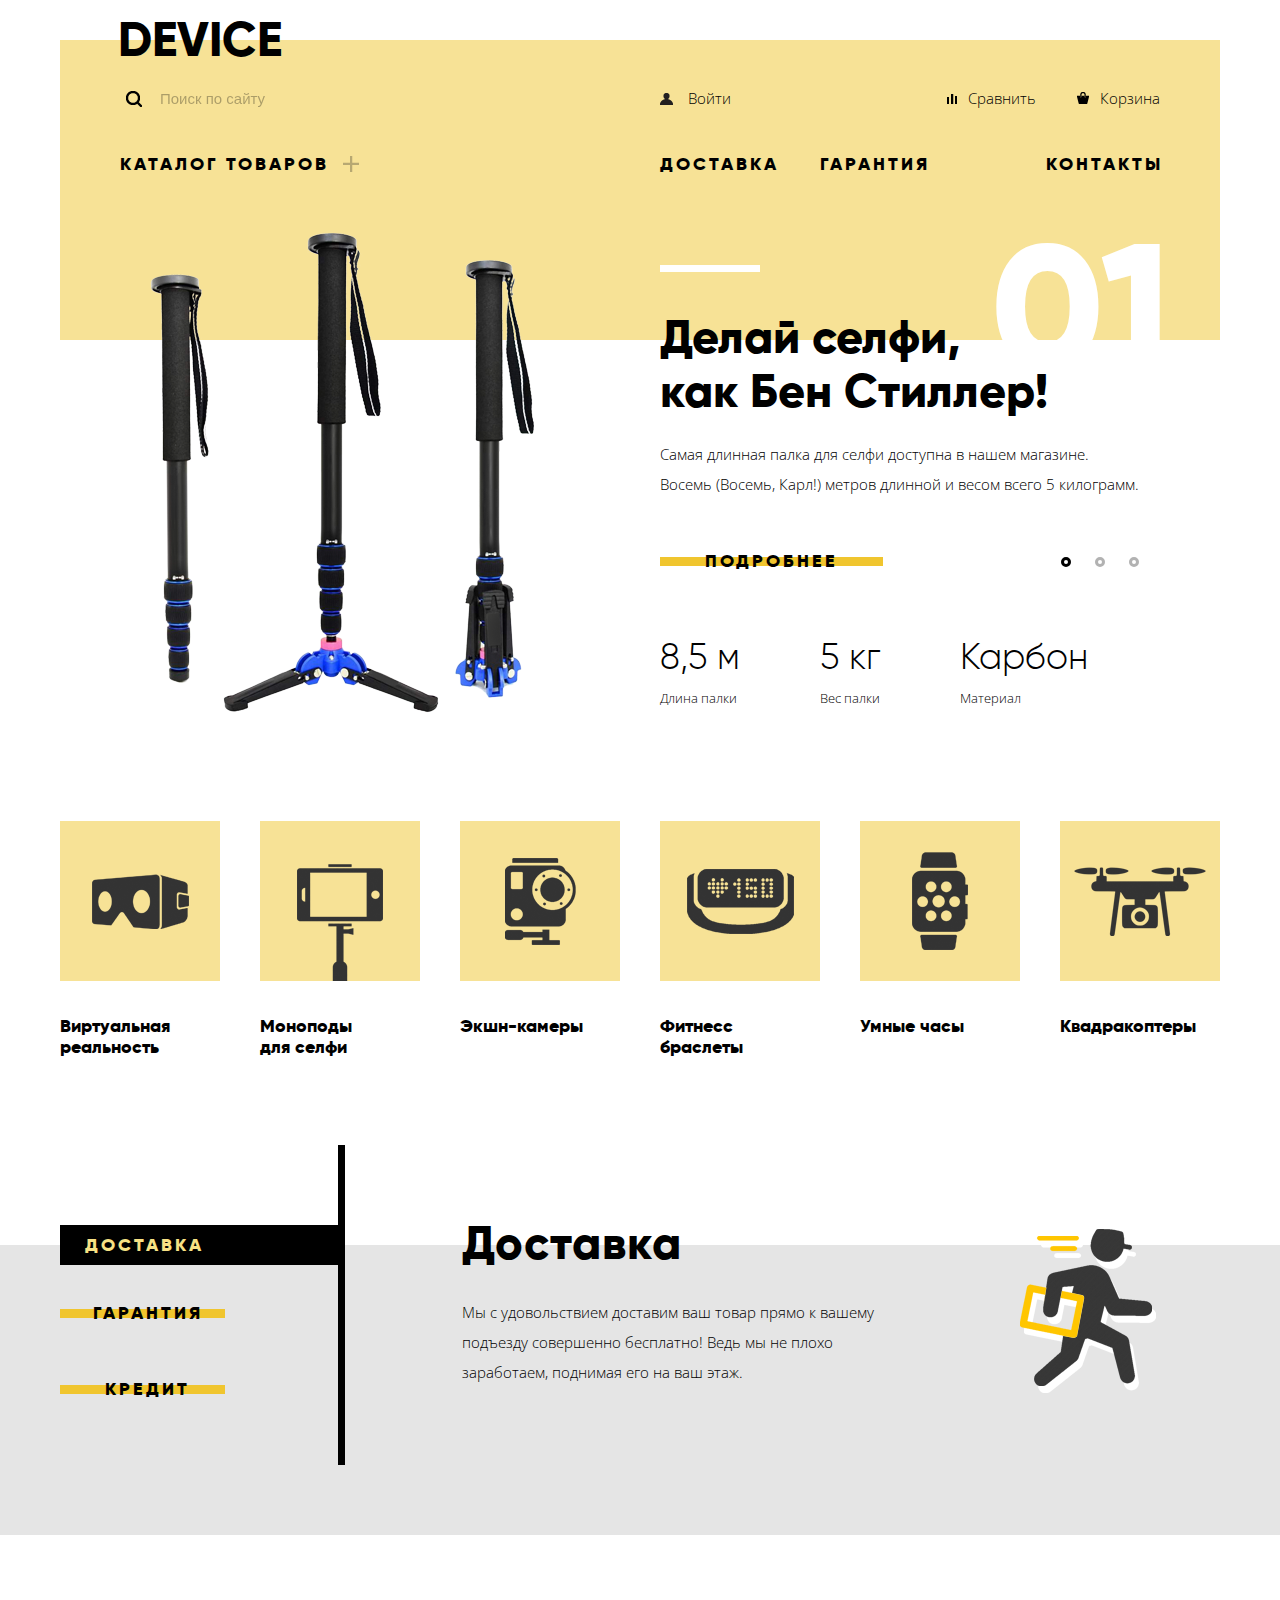
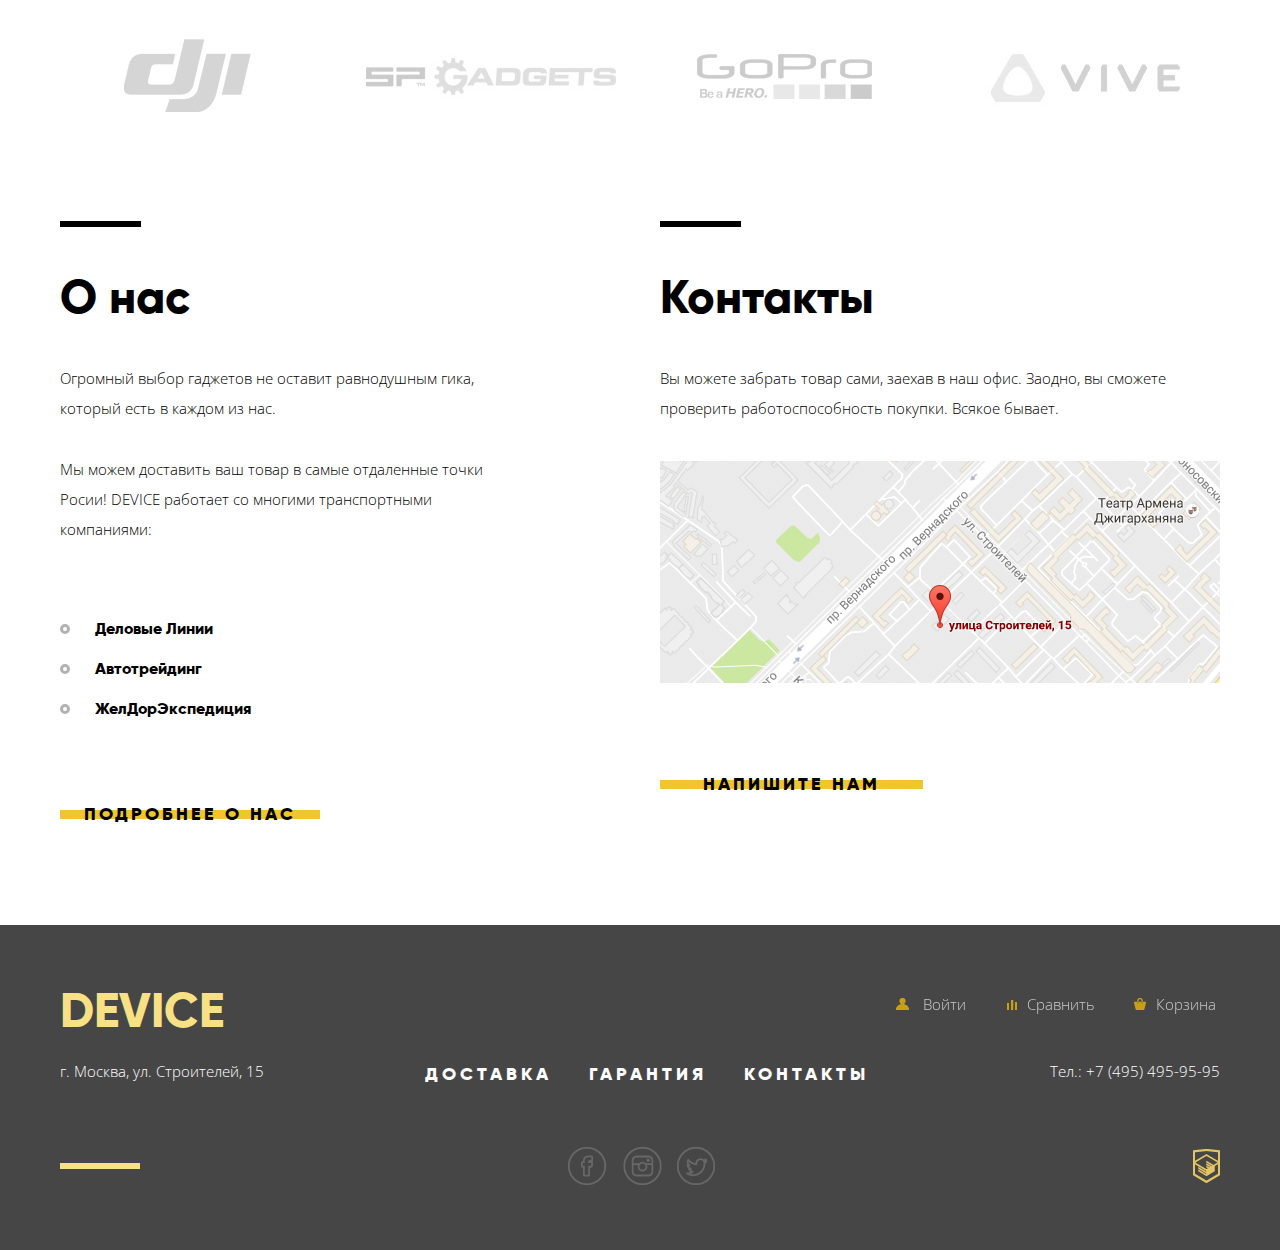
<file: index.html>
<!DOCTYPE html>
<html lang="ru">
<head>
	<meta charset="UTF-8">
	<title>HTML Academy: Девайс</title>
	<link rel="stylesheet" href="css/normalize.css">
	<link href="https://fonts.googleapis.com/css?family=Open+Sans:300" rel="stylesheet">
	<link rel="stylesheet" href="css/style.min.css">	
</head>
<body>
	<header class="page-header">
		<div class="header-container">
			<div class="site-logo">DEVICE</div>
			<div class="user-interactive">
				<div class="header__left-side">
					<form class="search-form" action="#" method="post">
						<input class="site-search" type="text" placeholder="Поиск по сайту">
						<button type="submit" class="search-btn">Найти</button>
					</form>
				</div>
				<div class="header__rigth-side">
					<div class="user-block">
			            <a class="login" href="#">Войти</a>
			        </div>
			        <div class="user-addition">
			        	<a class="compare" href="#">Сравнить</a>
			        	<a class="cart" href="#">Корзина</a>
			        </div>
				</div>
			</div>
			<nav class="user-navigation">
				<div class="header__left-side">
					<a class="nav__catalog" href="catalog.html">Каталог товаров</a>
					<div class="sub-menu">
						<ul class="sub-menu__list">
							<li class="sub-menu__item">
								<a class="sub-menu__link" href="#">Виртуальная реальность</a>
							</li>
							<li class="sub-menu__item">
								<a class="sub-menu__link" href="#">Моноподы для селфи</a>
							</li>
							<li class="sub-menu__item">
								<a class="sub-menu__link" href="#">Экшн-камеры</a>
							</li>
						</ul>
						<ul class="sub-menu__list">
							<li class="sub-menu__item">
								<a class="sub-menu__link" href="#">Фитнесс-браслеты</a>
							</li>
							<li class="sub-menu__item">
								<a class="sub-menu__link" href="#">Умные часы</a>
							</li>
						</ul>
						<ul class="sub-menu__list">
							<li class="sub-menu__item">
								<a class="sub-menu__link" href="#">Квадрактоптеры</a>
							</li>
						</ul>
					</div>
				</div>
				<div class="header__rigth-side">
					<div class="user-navigation__left">
						<a class="nav__delivery" href="#">Доставка</a>
						<a class="nav__promise" href="#">Гарантия</a>
					</div>
					<div class="user-navigation__right">
						<a class="nav__contacts" href="#">Контакты</a>
					</div>
				</div>
			</nav>
			

			<div class="header-slider">
					<input type="radio" id="btn-1" class="btn-1" name="slider-toggle" checked>
	                <input type="radio" id="btn-2" class="btn-2" name="slider-toggle">
	                <input type="radio" id="btn-3" class="btn-3" name="slider-toggle">
	                <div class="slider-controls">
	                    <label for="btn-1"></label>
	                    <label for="btn-2"></label>
	                    <label for="btn-3"></label>
	                </div>
	                	<div class="slides"> 
	         				<div class="slide">
								<div class="slider-text">
										<p class="slider__slogan">Делай селфи, <br> как Бен Стиллер!</p>
										<p class="slider__description">Самая длинная палка для селфи доступна в нашем магазине. <br> Восемь (Восемь, Карл!) метров длинной и весом всего 5 килограмм.</p>
										<a href="#" class="btn slider-btn">Подробнее</a>
										<div class="slider__item-stats">
											<div class="item-stat">
												<b>8,5 м</b>
												<span>Длина палки</span>
											</div>
											<div class="item-stat">
												<b>5 кг</b>
												<span>Вес палки</span>
											</div>
											<div class="item-stat">
												<b>Карбон</b>
												<span>Материал</span>
											</div>
										</div>
								</div>
							</div>

							<div class="slide">
								<div class="slider-text">
										<p class="slider__slogan">Худеем <br> правильно!</p>
										<p class="slider__description">Мотивирующие фитнес-браслеты помогут найти в себе силы <br> не пропускать занятия и соблюдать диету.</p>
										<a href="#" class="btn slider-btn">Подробнее</a>
										<div class="slider__item-stats">
											<div class="item-stat">
												<b>48 часов</b>
												<span>Без подзарядки</span>
											</div>
										</div>
								</div>
							</div>

							<div class="slide">
								<div class="slider-text">
										<p class="slider__slogan">Порхает как бабочка, жалит как пчела!</p>
										<p class="slider__description">Этот обычный, на первый взгляд, квадрокоптер оснащен <br> мощным лазером, замаскированным под стандартную камеру.</p>
									<a href="#" class="btn slider-btn">Подробнее</a>
									<div class="slider__item-stats">
											<div class="item-stat">
												<b>800 м</b>
												<span>Длительность полета</span>
											</div>
											<div class="item-stat">
												<b>50 м</b>
												<span>Радиус поражения</span>
											</div>
									</div>
								</div>
							</div>
						</div>
			</div>
		</div>
	</header>

	<main>
		<section class="feauteres container">
			<article class="feauteres__item">
				<a class="feauteres__link feauteres--VR" href="#"></a>
				<h3 class="feauteres__title">Виртуальная реальность</h3>
			</article>
			<article class="feauteres__item">
				<a class="feauteres__link feauteres--Mono-Self" href="#"></a>
				<h3 class="feauteres__title">Моноподы <br> для селфи</h3>
			</article>
			<article class="feauteres__item">
				<a class="feauteres__link feauteres--Action-Cam" href="#"></a>
				<h3 class="feauteres__title">Экшн-камеры</h3>
			</article>
			<article class="feauteres__item">
				<a class="feauteres__link feauteres--fitness" href="#"></a>
				<h3 class="feauteres__title">Фитнесс браслеты</h3>
			</article>
			<article class="feauteres__item">
				<a class="feauteres__link feauteres--smart-watch" href="#"></a>
				<h3 class="feauteres__title">Умные часы</h3>
			</article>
			<article class="feauteres__item">
				<a class="feauteres__link feauteres--quadrocopter" href="#"></a>
				<h3 class="feauteres__title">Квадракоптеры</h3>
			</article>
		</section>

		<div class="container-two-sides">
			<section class="service container">
				<div class="service-slider">
						<input type="radio" id="service-btn-1" class="service-btn-1" name="service-toggle" checked>
			            <input type="radio" id="service-btn-2" class="service-btn-2" name="service-toggle">	
			            <input type="radio" id="service-btn-3" class="service-btn-3" name="service-toggle">	
			        <div class="service-navigation">
			        	<label class="service-select btn" for="service-btn-1">Доставка</label>
						<label class="service-select btn" for="service-btn-2">Гарантия</label>
						<label class="service-select btn" for="service-btn-3">Кредит</label>
					</div>
		            <div class="service-slides"> 
		         				<div class="service-slide">
									<div class="service-slider-text">
											<p class="service-slider__slogan">Доставка</p>
											<p class="service-slider__description">Мы с удовольствием доставим ваш товар прямо к вашему <br> подъезду совершенно бесплатно! Ведь мы не плохо <br> заработаем, поднимая его на ваш этаж.</p>
									</div>
								</div>

								<div class="service-slide">
									<div class="service-slider-text">
											<p class="service-slider__slogan">Гарантия</p>
											<p class="service-slider__description">Если из-за возгарания купленного у нас товара у вас сгорит <br> дом - не переживайте, мы выдадим вам новый.<br>Товар, не дом, конечно же.</p>
									</div>
								</div>

								<div class="service-slide">
									<div class="service-slider-text">
											<p class="service-slider__slogan">Кредит</p>
											<p class="service-slider__description">Залезть в долговую яму стало проще! Кредитные <br> консультанты подберут для вас наиболее выгодные <br> условия кредита. Выгодные для нашего банка, разумеется.</p>
									</div>
								</div>
					</div>
				</div>
			</section>
		</div>

		<section class="partners container">
			<a class="partners__link" href="#">
				<img class="partners__img" src="img/partner1.png" alt="Партнер 1" width="260" height="100">
			</a>
			<a class="partners__link" href="#">
				<img class="partners__img" src="img/partner2.png" alt="Партнер 2" width="260" height="100">
			</a>
			<a class="partners__link" href="#">
				<img class="partners__img" src="img/partner3.png" alt="Партнер 3" width="260" height="100">
			</a>
			<a class="partners__link" href="#">
				<img class="partners__img" src="img/partner4.png" alt="Партнер 4" width="260" height="100">
			</a>
		</section>

		<section class="feedback-info container">
			<div class="about-us">
				<h2 class="feedback__title">О нас</h2>
				<p class="feedback__promo">Огромный выбор гаджетов не оставит равнодушным гика, который есть в каждом из нас.</p>
				<p class="feedback__promo">Мы можем доставить ваш товар в самые отдаленные точки Росии! DEVICE работает со многими транспортными компаниями:</p>
				<ul class="feedback__list">
					<li class="feedback__list-item">Деловые Линии</li>
					<li class="feedback__list-item">Автотрейдинг</li>
					<li class="feedback__list-item">ЖелДорЭкспедиция</li>
				</ul>
				<a href="#" class="btn">Подробнее о нас</a>
			</div>
			<div class="contacts">
				<h2 class="feedback__title">Контакты</h2>
				<p class="feedback__promo">Вы можете забрать товар сами, заехав в наш офис. Заодно, вы сможете проверить работоспособность покупки. Всякое бывает.</p>
				<img class="mini-map" src="img/mini-map.png" alt="Мини-Карта" width="560" height="222">
				<a href="#" class="btn contact-btn">Напишите нам</a>
			</div>
		</section>
	</main>

	<footer class="page-footer">
		<div class="container">
			<div class="footer__row">
				<div><a href="#" class="footer__logo">DEVICE</a></div>
				<div class="footer__user-nav">
					<a class="footer__login" href="#">Войти</a>
					<a class="footer__compare" href="#">Сравнить</a>
					<a class="footer__cart" href="#">Корзина</a>
				</div>
				
			</div>
			<div class="footer__row">
				<div class="adress">г. Москва, ул. Строителей, 15</div>
				<div class="footer-service">
					<a href="#">Доставка</a>
					<a href="#">Гарантия</a>
					<a href="#">Контакты</a>
				</div>
				<div class="phone">Тел.: +7 (495) 495-95-95</div>
			</div>
			<div class="footer__row">
				<div class="empty__footer-left"></div> <!-- создано для сетки -->
				<div class="footer__social">
					<a href="#">Facebook</a>
					<a href="#">Instagram</a>
					<a href="#">Twitter</a>
				</div>
				<a href="#" class="html-academy"></a>
			</div>
		</div>
	</footer>

	<div class="modal-content">
		<button class="modal-content-close" type="button" title="Закрыть">Закрыть</button>
		<form class="feedback-form" action="#" method="get">
			<div class="modal-content-user-info">
				<div class="modal-content-user-name">
					<label for="user-name">Ваше имя:</label>
					<input class="icon-name" type="text" name="user-name" id="user-name" placeholder="Представьтесь, пожалуйста">
				</div>
				<div class="modal-content-user-mail">
					<label for="user-mail">Ваш e-mail:</label>
					<input class="icon-mail" type="email" name="user-mail" id="user-mail" placeholder="Для отправки ответа">
				</div>
			</div>
			<div class="modal-content-user-message">
				<label for="user-text">Текст письма:</label>
				<textarea name="user-text" id="user-text" placeholder="В свободной форме"></textarea>
			</div>
			<button class="btn modal-content-btn" type="submit">Отправить</button>
		</form>
	</div>

	<div class="modal-map">
		<button class="modal-map-close" type="button" title="Закрыть">Закрыть</button>
		<iframe src="https://www.google.com/maps/embed?pb=!1m14!1m8!1m3!1d2249.129940824428!2d37.5292854!3d55.6867286!3m2!1i1024!2i768!4f13.1!3m3!1m2!1s0x46b54cf65f5c8955%3A0x694710ccd55501e!2z0YPQuy4g0KHRgtGA0L7QuNGC0LXQu9C10LksIDE1LCDQnNC-0YHQutCy0LAsIDExOTMxMQ!5e0!3m2!1sru!2sru!4v1487536181102" width="960" height="560" style="border:0" allowfullscreen></iframe>
	</div>

	<script src="js/popup.min.js"></script>
</body>
</html>
</file>
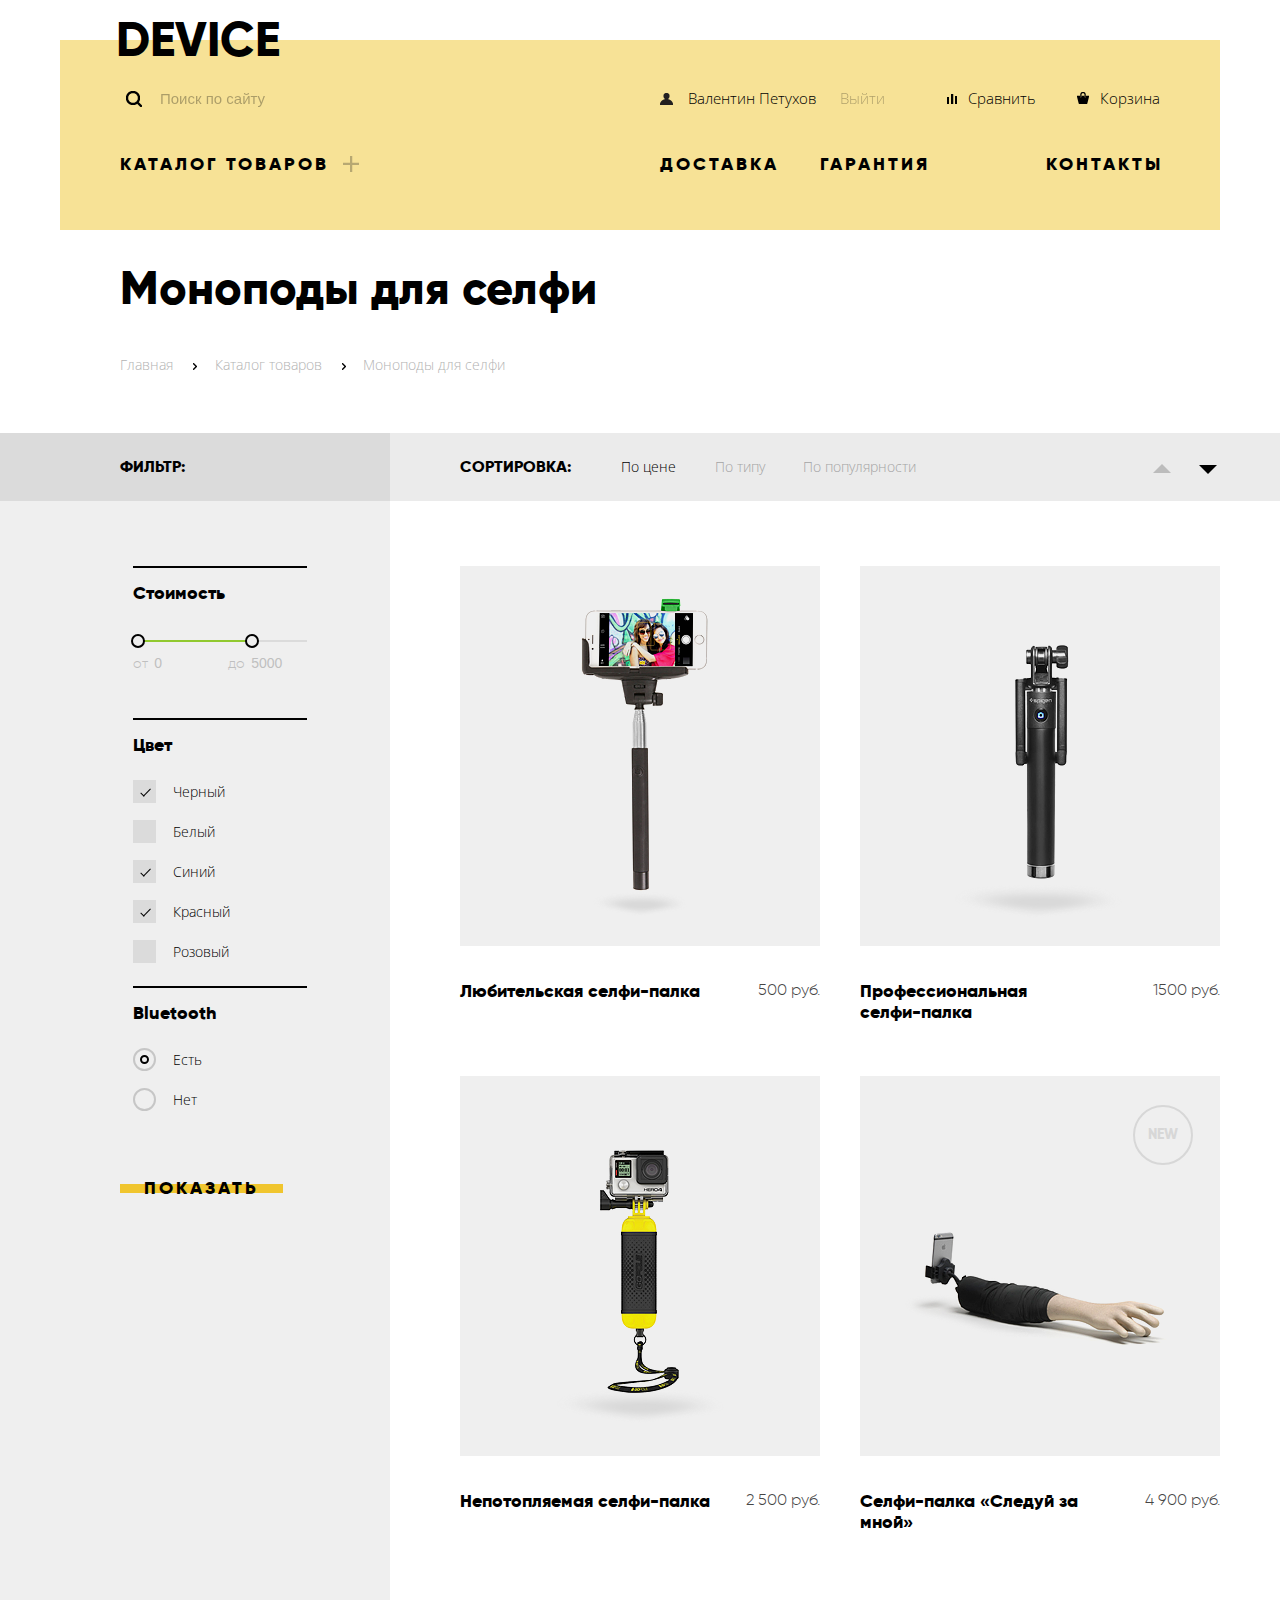
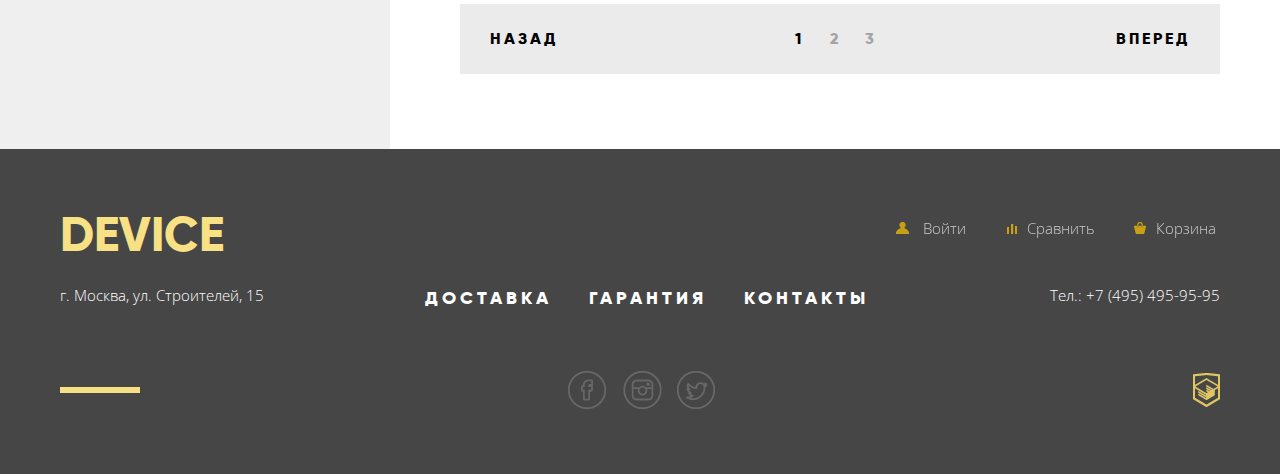
<file: catalog.html>
<!DOCTYPE html>
<html lang="ru">
<head>
	<meta charset="UTF-8">
	<title>HTML Academy: Девайс - Каталог</title>
	<link rel="stylesheet" href="css/normalize.css">
	<link href="https://fonts.googleapis.com/css?family=Open+Sans:300" rel="stylesheet">
	<link rel="stylesheet" href="css/style.min.css">
</head>
<body>
	<header class="page-header">
		<div class="header-container__catalog">
			<div class="site-logo">
				<a class="site-logo" href="index.html">DEVICE</a>
			</div>
			<div class="user-interactive">
				<div class="header__left-side">
					<form class="search-form" action="#" method="post">
						<input class="site-search" type="text" placeholder="Поиск по сайту">
						<button type="submit" class="search-btn">Найти</button>
					</form>
				</div>
				<div class="header__rigth-side">
					<div class="user-block">
			            <a class="login" href="#">Валентин Петухов</a>
			            <a class="quit" href="#">Выйти</a>
			        </div>
			        <div class="user-addition">
			        	<a class="compare" href="#">Сравнить</a>
			        	<a class="cart" href="#">Корзина</a>
			        </div>
				</div>
			</div>
			<nav class="user-navigation">
				<div class="header__left-side">
					<a class="nav__catalog">Каталог товаров</a>
					<div class="sub-menu">
						<ul class="sub-menu__list">
							<li class="sub-menu__item">
								<a class="sub-menu__link" href="#">Виртуальная реальность</a>
							</li>
							<li class="sub-menu__item">
								<a class="sub-menu__link" href="#">Моноподы для селфи</a>
							</li>
							<li class="sub-menu__item">
								<a class="sub-menu__link" href="#">Экшн-камеры</a>
							</li>
						</ul>
						<ul class="sub-menu__list">
							<li class="sub-menu__item">
								<a class="sub-menu__link" href="#">Фитнесс-браслеты</a>
							</li>
							<li class="sub-menu__item">
								<a class="sub-menu__link" href="#">Умные часы</a>
							</li>
						</ul>
						<ul class="sub-menu__list">
							<li class="sub-menu__item">
								<a class="sub-menu__link" href="#">Квадрактоптеры</a>
							</li>
						</ul>
					</div>
				</div>
				<div class="header__rigth-side">
					<div class="user-navigation__left">
						<a class="nav__delivery" href="#">Доставка</a>
						<a class="nav__promise" href="#">Гарантия</a>
					</div>
					<div class="user-navigation__right">
						<a class="nav__contacts" href="#">Контакты</a>
					</div>
				</div>
			</nav>
		</div>
	</header>

	<main>
		<div class="container">
			<h1 class="page__title">Моноподы для селфи</h1>
			<nav class="breadcrumbs">
				<ul class="breadcrumbs__list">
					<li class="breadcrumbs__item">
						<a class="breadcrumbs__link" href="index.html">Главная</a>
					</li>
					<li class="breadcrumbs__item">
						<a class="breadcrumbs__link" href="#">Каталог товаров</a>
					</li>
					<li class="breadcrumbs__item">
						<a class="breadcrumbs__link active-breadcrumb">Моноподы для селфи</a>
					</li>
				</ul>
			</nav>
		</div>

		<div class="container-catalog-header">
			<div class="container catalog__main-content">
				<div class="left-side__header">
					<h2 class="catalog__title">Фильтр:</h2>
				</div>

				<div class="right-side__header">
					<h2 class="catalog__title">Сортировка:</h2> 
					<div class="sorting">
						<a class="sorting-link active-link" href="#">По цене</a> 
						<a class="sorting-link" href="#">По типу</a> 
						<a class="sorting-link" href="#">По популярности</a>
					</div>
					<div class="triangles">
						<a href="#" class="triangle-top"></a>
						<a href="#" class="triangle-bottom"></a>
					</div>
				</div>
			</div>
		</div>

		<div class="container-catalog-content">
			<div class="container catalog__main-content">
				<section class="catalog__left-side">
					<form action="#" method="get">

						<fieldset class="range-filter">
							<legend class="form__title">Стоимость</legend>
							<div class="range-controls">
								<div class="scale">
									<div class="bar"></div>
								</div>
								<div class="toggle toggle-min"></div>
								<div class="toggle toggle-max"></div>
							</div>
							<div class="price-controls">
								<label class="min-price"> от <input type="text" name="min-price" value="0"></label>
								<label class="max-price"> до <input type="text" name="max-price" value="5000"></label>
							</div>
						</fieldset>

					
						<fieldset class="checkbox-zone">
							<legend class="form__title">Цвет</legend>
							<ul>
								<li>
									<label for="black-color" class="filter-color">
										<input type="checkbox" id="black-color" name="color" value="black" checked>
										<span class="checkbox-indicator"></span>
										Черный
									</label></li>
								<li>
									<label for="white-color" class="filter-color">
										<input type="checkbox" id="white-color" name="color" value="white">
										<span class="checkbox-indicator"></span>
										Белый
									</label></li>
								<li>

									<label for="blue-color" class="filter-color">
										<input type="checkbox" id="blue-color" name="color" value="blue" checked>
										<span class="checkbox-indicator"></span>
										Синий
									</label></li>
								<li>
									<label for="red-color" class="filter-color">
										<input type="checkbox" id="red-color" name="color" value="red" checked>
										<span class="checkbox-indicator"></span>
										Красный
									</label></li>
								<li>
									<label for="pink-color" class="filter-color">
										<input type="checkbox" id="pink-color" name="color" value="pink">
										<span class="checkbox-indicator"></span>
										Розовый
									</label></li>
							</ul>
						</fieldset>


						<fieldset class="radio-zone">
							<legend class="form__title">Bluetooth</legend>
							<ul>
								<li>
									<label for="bluetooth-yes" class="filter-bluetooth">
										<input type="radio" id="bluetooth-yes" name="bluetooth" checked>
										<span class="radio-indicator"></span>
										Есть
									</label>
								</li>
								<li>
									<label for="bluetooth-not" class="filter-bluetooth">
										<input type="radio" id="bluetooth-not" name="bluetooth">
										<span class="radio-indicator"></span>
										Нет
									</label>
								</li>
							</ul>
						</fieldset>

						<button type="submit" class="btn">Показать</button>
					</form>
				</section>

				<div class="catalog__right-side">
					<section class="catalog">
						<article class="catalog__item">
							<img class="catalog__item-image" src="img/item1.png" alt="Товар 1" width="360" height="380">
							<div class="item-info">
								<h3 class="catalog__item-description">Любительская селфи-палка</h3>
								<span class="catalog__item-price">500 руб.</span>
							</div>	
							<div class="popup-item">
								<a href="#" class="btn popup-btn">в корзину</a>
								<a href="#" class="popup-link">Добавить к сравнению</a>
							</div>
						</article>
						<article class="catalog__item">
							<img class="catalog__item-image" src="img/item2.png" alt="Товар 2" width="360" height="380">
							<div class="item-info">
								<h3 class="catalog__item-description">Профессиональная <br> селфи-палка</h3>
								<span class="catalog__item-price">1500 руб.</span>
							</div>
							<div class="popup-item">
								<a href="#" class="btn popup-btn">в корзину</a>
								<a href="#" class="popup-link">Добавить к сравнению</a>
							</div>
						</article>
						<article class="catalog__item">
							<img class="catalog__item-image" src="img/item3.png" alt="Товар 3" width="360" height="380">
							<div class="item-info">
								<h3 class="catalog__item-description">Непотопляемая селфи-палка</h3>
								<span class="catalog__item-price">2 500 руб.</span>
							</div>
							<div class="popup-item">
								<a href="#" class="btn popup-btn">в корзину</a>
								<a href="#" class="popup-link">Добавить к сравнению</a>
							</div>
						</article>
						<article class="catalog__item">
							<img class="catalog__item-image" src="img/item4.png" alt="Товар 4" width="360" height="380">
							<div class="item-info">
								<h3 class="catalog__item-description">Селфи-палка &laquo;Следуй за <br> мной&raquo;</h3>
								<span class="catalog__item-price">4 900 руб.</span>
							</div>
							<div class="popup-item">
								<a href="#" class="btn popup-btn">в корзину</a>
								<a href="#" class="popup-link">Добавить к сравнению</a>
							</div>
						</article>
					</section>
					<div class="paginator">
						<ul class="paginator__list">
							<li class="prev paginator__item">
								<a href="#">Назад</a>
							</li>
							<li class="paginator__item">
								<a>1</a>
							</li>
							<li  class="paginator__item">
								<a class="not-visited" href="#">2</a>
							</li>
							<li  class="paginator__item">
								<a class="not-visited" href="#">3</a>
							</li>
							<li class="next paginator__item">
								<a href="#">Вперед</a>						
							</li>
						</ul>
					</div>
				</div>
			</div>
		</div>
	</main>

	<footer class="page-footer">
		<div class="container">
			<div class="footer__row">
				<div><a href="index.html" class="footer__logo">DEVICE</a></div>
				<div class="footer__user-nav">
					<a class="footer__login" href="#">Войти</a>
					<a class="footer__compare" href="#">Сравнить</a>
					<a class="footer__cart" href="#">Корзина</a>
				</div>
				
			</div>
			<div class="footer__row">
				<div class="adress">г. Москва, ул. Строителей, 15</div>
				<div class="footer-service">
					<a href="#">Доставка</a>
					<a href="#">Гарантия</a>
					<a href="#">Контакты</a>
				</div>
				<div class="phone">Тел.: +7 (495) 495-95-95</div>
			</div>
			<div class="footer__row">
				<div class="empty__footer-left"></div> <!-- создано для сетки -->
				<div class="footer__social">
					<a href="#">Facebook</a>
					<a href="#">Instagram</a>
					<a href="#">Twitter</a>
				</div>
				<a href="#" class="html-academy"></a>
			</div>
		</div>
	</footer>
</body>
</html>
</file>
<file: css/style.min.css>
@font-face{font-family:"Gilroy";font-style:normal;font-weight:900;src:url(../fonts/gilroyextrabold.woff) format("woff"),url(../fonts/gilroyextrabold.woff2) format("woff2")}@font-face{font-family:"Gilroy";font-style:normal;font-weight:300;src:url(../fonts/gilroylight.woff) format("woff"),url(../fonts/gilroylight.woff2) format("woff2")}body,html{margin:0;padding:0}.btn,body{font-family:"Gilroy","Arial",sans-serif;font-size:18px}a,body{color:#000}a{text-decoration:none}.btn{display:-webkit-inline-box;display:-ms-inline-flexbox;display:inline-flex;-ms-flex-wrap:wrap;flex-wrap:wrap;font-weight:900;text-transform:uppercase;padding:10px 24px;background-image:-webkit-linear-gradient(transparent 40%,#f0c52e 40%,#f0c52e 60%,transparent 60%);background-image:linear-gradient(transparent 40%,#f0c52e 40%,#f0c52e 60%,transparent 60%);border:none;background-color:transparent;cursor:pointer;letter-spacing:3px;text-align:center}.slider-btn{padding:10px 45px}.contact-btn{padding:10px 43px}.btn:hover{background-color:#f0c52e}.btn:active{color:#666}.search-btn{position:absolute;top:-10px;right:60px;font-family:"Open Sans","Arial",sans-serif;font-weight:300;font-size:15px;line-height:36px;color:#000;background-color:transparent;border:2px solid #000;width:85px;min-height:48px;cursor:pointer;display:none}.search-btn:hover{background-color:#000;color:#fff}.search-btn:active{color:#4d4d4d}.site-search:focus~.search-btn{display:block}.header-container,.header-container__catalog{width:1040px;margin:0 auto;padding:0 60px;position:relative;background-image:-webkit-linear-gradient(transparent 40px,#f7e296 40px,#f7e296 340px,transparent 340px);background-image:linear-gradient(transparent 40px,#f7e296 40px,#f7e296 340px,transparent 340px)}.header-container__catalog{min-height:230px;background-image:-webkit-linear-gradient(transparent 40px,#f7e296 40px,#f7e296 230px,transparent 230px);background-image:linear-gradient(transparent 40px,#f7e296 40px,#f7e296 230px,transparent 230px);margin:0 auto 23px}.site-logo{font-family:"Gilroy","Arial",sans-serif;font-weight:900;padding-top:12px;font-size:48px;cursor:pointer;margin-left:-2px;margin-bottom:13px}.site-logo:hover{color:#464646}.site-logo:active{color:#666}.user-interactive{display:-webkit-box;display:-ms-flexbox;display:flex;-webkit-box-pack:justify;-ms-flex-pack:justify;justify-content:space-between;font-family:'Open Sans',"Arial",sans-serif;font-weight:300;font-size:15px;line-height:36px;margin-bottom:35px}.header__left-side{width:500px}.site-search{outline:none;border:none;position:relative;padding:10px 40px;width:360px;background-color:transparent;background-image:url(../img/search.png);background-repeat:no-repeat;background-position:6px 50%;border-bottom:2px solid transparent;color:#000}.site-search::-webkit-input-placeholder{color:#000;opacity:.3}.site-search::-moz-placeholder{color:#000;opacity:.3}.site-search:-ms-input-placeholder{color:#000;opacity:.3}.site-search::placeholder{color:#000;opacity:.3}.site-search:hover::-webkit-input-placeholder{color:#000;opacity:.6}.site-search:hover::-moz-placeholder{color:#000;opacity:.6}.site-search:hover:-ms-input-placeholder{color:#000;opacity:.6}.site-search:hover::placeholder{color:#000;opacity:.6}.site-search:focus{border-bottom:2px solid #000;color:#000}.search-form{position:relative}.header__rigth-side{width:500px}.header__rigth-side,.user-addition,.user-block{display:-webkit-box;display:-ms-flexbox;display:flex;-webkit-box-pack:justify;-ms-flex-pack:justify;justify-content:space-between;-ms-flex-wrap:wrap;flex-wrap:wrap}.user-block{margin-right:5px;width:225px}.user-addition{width:220px}.cart,.compare,.login{padding-left:28px;position:relative}.nav__catalog,.nav__contacts,.nav__delivery,.nav__promise{letter-spacing:3px}.nav__catalog{padding-right:30px;background-image:url(../img/plus.png);background-repeat:no-repeat;background-position:100% 50%;cursor:pointer}.cart:hover,.compare:hover,.login:hover,.nav__catalog:hover,.nav__contacts:hover,.nav__delivery:hover,.nav__promise:hover,.sub-menu__link:hover{opacity:.6}.cart:active,.compare:active,.login:active,.nav__catalog:active,.nav__contacts:active,.nav__delivery:active,.nav__promise:active,.sub-menu__link:active{opacity:.3}.cart::before,.compare::before,.login::before{position:absolute;content:"";width:15px;height:15px;background-color:transparent;background-image:url(../img/sprite.png);background-repeat:no-repeat;background-position:-5px -53px;left:0;top:13px}.cart::before,.compare::before{background-position:-49px -5px;left:7px;top:14px}.cart::before{background-position:-5px -5px;left:5px;top:12px}.user-navigation,.user-navigation__left{display:-webkit-box;display:-ms-flexbox;display:flex;-webkit-box-pack:justify;-ms-flex-pack:justify;justify-content:space-between}.user-navigation{font-family:"Gilroy","Arial",sans-serif;font-weight:900;text-transform:uppercase;margin-bottom:54px}.user-navigation__left{width:270px;-ms-flex-wrap:wrap;flex-wrap:wrap}.user-navigation__right{margin-right:-3px}.sub-menu{display:none;text-transform:none;width:1100px;min-height:165px;position:absolute;background-color:#f7e296;z-index:100;margin-left:-60px;padding-left:60px;padding-bottom:5px}.nav__catalog:hover+.sub-menu,.sub-menu:hover{display:-webkit-box;display:-ms-flexbox;display:flex}.sub-menu__list{list-style:none;padding:0;margin:30px 60px 0 0}.sub-menu__link{font-family:"Open Sans","Arial",sans-serif;font-weight:300;font-size:15px;line-height:36px}.header-slider,.slide{position:relative;width:1040px;min-height:500px;margin:0 auto 92px}.slide{position:absolute;top:0;left:0;width:100%;margin:0;padding:0;background-repeat:no-repeat;background-position:0% 0}.header-slider input[type=radio],.service-slider input[type=radio]{display:none}.slider-controls{position:absolute;top:328px;right:21px;z-index:10;text-align:center}.slider-controls label{display:inline-block;vertical-align:top;width:4px;height:4px;margin-left:19px;border:3px solid #b2b2b2;border-radius:50%;cursor:pointer}.slider-text{width:500px;margin-left:auto;margin-top:-9px}.slide:nth-child(1) .slider-text::before,.slide:nth-child(2) .slider-text::before,.slide:nth-child(3) .slider-text::before{position:absolute;content:"01";font-weight:900;font-size:179.2px;color:#fff;top:-24px;right:-12px}.slide:nth-child(2) .slider-text::before,.slide:nth-child(3) .slider-text::before{content:"02"}.slide:nth-child(3) .slider-text::before{content:"03"}.slider__slogan{position:relative;font-weight:900;font-size:47px;margin-top:90px;margin-bottom:21px;z-index:15}.slider__slogan::before{position:absolute;content:"";width:100px;height:7px;background-color:#fff;top:-45px}.slider__description{font-family:"Open Sans","Arial",sans-serif;font-weight:300;font-size:15px;line-height:30px;margin-bottom:42px}.item-stat,.slider__item-stats{display:-webkit-box;display:-ms-flexbox;display:flex}.slider__item-stats{margin-top:55px;-ms-flex-wrap:wrap;flex-wrap:wrap}.item-stat{-webkit-box-orient:vertical;-webkit-box-direction:normal;-ms-flex-direction:column;flex-direction:column}.slide:nth-child(1) .item-stat{margin-right:80px}.slide:nth-child(1) .item-stat:last-child{margin-right:0}.slide:nth-child(3) .item-stat{margin-right:45px}.item-stat b{font-weight:300;font-size:36px;margin-bottom:10px}.item-stat span{font-family:"Open Sans","Arial",sans-serif;font-weight:300;font-size:13px;line-height:20px}.slide:nth-child(1){background-position:30px 0;background-image:url(../img/slider-1.png)}.slide:nth-child(2){background-position:50px 0;background-image:url(../img/slider-2.png)}.slide:nth-child(3){margin-left:-30px;padding-left:30px;background-position:0 50%;background-image:url(../img/slider-3.png)}.btn-1:checked~.slides .slide:nth-child(1){left:0}.btn-1:checked~.slides .slide:nth-child(2),.btn-1:checked~.slides .slide:nth-child(3),.btn-2:checked~.slides .slide:nth-child(1){left:-3040px}.btn-2:checked~.slides .slide:nth-child(2){left:0}.btn-2:checked~.slides .slide:nth-child(3),.btn-3:checked~.slides .slide:nth-child(1),.btn-3:checked~.slides .slide:nth-child(2){left:-3040px}.btn-3:checked~.slides .slide:nth-child(3){left:0}.btn-1:checked~.slider-controls label[for=btn-1],.btn-2:checked~.slider-controls label[for=btn-2],.btn-3:checked~.slider-controls label[for=btn-3]{border-color:#000}.container{width:1160px;margin:0 auto}.container-two-sides{background-image:-webkit-linear-gradient(transparent 0,transparent 100px,#e5e5e5 100px,#e5e5e5 390px);background-image:linear-gradient(transparent 0,transparent 100px,#e5e5e5 100px,#e5e5e5 390px)}.container-catalog-header{background-image:-webkit-linear-gradient(left,#dbdbdb 0%,#dbdbdb 33%,#ebebeb 33%,#ebebeb 100%);background-image:linear-gradient(to right,#dbdbdb 0%,#dbdbdb 33%,#ebebeb 33%,#ebebeb 100%)}.container-catalog-content{background-image:-webkit-linear-gradient(left,#efefef 0%,#efefef 29%,transparent 29%,transparent 100%);background-image:linear-gradient(to right,#efefef 0%,#efefef 29%,transparent 29%,transparent 100%)}.feauteres{display:-webkit-box;display:-ms-flexbox;display:flex;-webkit-box-pack:justify;-ms-flex-pack:justify;justify-content:space-between;-ms-flex-wrap:wrap;flex-wrap:wrap;margin-bottom:69px}.feauteres__item{width:160px}.feauteres__title{margin-top:35px}.feauteres__link{display:-webkit-box;display:-ms-flexbox;display:flex;width:160px;height:160px;background-color:#f7e296}.feauteres__link:active,.feauteres__link:hover{background-color:#f0c52e}.feauteres__link:active{opacity:.3}.feauteres--VR{background-position:50% 50%}.feauteres--Mono-Self,.feauteres--VR{background-repeat:no-repeat}.feauteres--Action-Cam,.feauteres--fitness,.feauteres--quadrocopter,.feauteres--smart-watch{background-repeat:no-repeat;background-position:50% 50%}.feauteres--VR{background-image:url(../img/popular-1.png)}.feauteres--Mono-Self{background-image:url(../img/popular-2.png);background-position:50% 100%}.feauteres--Action-Cam{background-image:url(../img/popular-3.png)}.feauteres--fitness{background-image:url(../img/popular-4.png)}.feauteres--smart-watch{background-image:url(../img/popular-5.png)}.feauteres--quadrocopter{background-image:url(../img/popular-6.png)}.feauteres__title{font-size:18px;font-family:"Gilroy","Arial",sans-serif;font-weight:900}.service{background-image:-webkit-linear-gradient(transparent 0,transparent 100px,#e5e5e5 100px,#e5e5e5 390px);background-image:linear-gradient(transparent 0,transparent 100px,#e5e5e5 100px,#e5e5e5 390px)}.service-slider{position:relative;width:1160px;min-height:390px;margin:0 auto}.service-navigation{width:280px;position:relative;top:80px}.service-select{display:-webkit-box;display:-ms-flexbox;display:flex;-webkit-box-orient:vertical;-webkit-box-direction:normal;-ms-flex-direction:column;flex-direction:column;font-weight:900;font-size:18px;padding-left:30px;padding-right:20px;width:115px;margin-bottom:28px;text-align:center;cursor:pointer}.service-select:nth-child(3){margin-top:35px}.service-select:active{background-color:#000;color:#f7e184;background-image:none;padding:10px 145px 10px 25px}.service-btn-1:checked~.service-navigation label[for=service-btn-1],.service-btn-2:checked~.service-navigation label[for=service-btn-2],.service-btn-3:checked~.service-navigation label[for=service-btn-3]{background-color:#000;color:#f7e184;background-image:none;padding:10px 145px 10px 25px;letter-spacing:3px}.service-navigation::after{position:absolute;content:"";width:7px;height:320px;right:-5px;top:-80px;background-color:#000}.service-slide{position:absolute;top:71px;right:60px;width:700px;height:390px;background-repeat:no-repeat;background-position:99% 6%}.service-slides .service-slide:nth-child(1){background-image:url(../img/delivery.png)}.service-slides .service-slide:nth-child(2){background-image:url(../img/warranty.png)}.service-slides .service-slide:nth-child(3){background-image:url(../img/credit.png)}.service-btn-1:checked~.service-slides .service-slide:nth-child(1){left:402px}.service-btn-1:checked~.service-slides .service-slide:nth-child(2),.service-btn-1:checked~.service-slides .service-slide:nth-child(3),.service-btn-2:checked~.service-slides .service-slide:nth-child(1){left:-5000px}.service-btn-2:checked~.service-slides .service-slide:nth-child(2){left:402px}.service-btn-2:checked~.service-slides .service-slide:nth-child(3),.service-btn-3:checked~.service-slides .service-slide:nth-child(1),.service-btn-3:checked~.service-slides .service-slide:nth-child(2){left:-5000px}.service-btn-3:checked~.service-slides .service-slide:nth-child(3){left:402px}.service-slider__slogan{font-weight:900;font-size:47px;padding:0;letter-spacing:1px;margin:0 0 27px}.service-slider__description{font-family:"Open Sans","Arial",sans-serif;font-weight:300;font-size:15px;line-height:30px}.partners{display:-webkit-box;display:-ms-flexbox;display:flex;-ms-flex-wrap:wrap;flex-wrap:wrap;-webkit-box-pack:justify;-ms-flex-pack:justify;justify-content:space-between;margin-bottom:90px;margin-top:92px}.partners__link{-webkit-filter:grayscale(1);filter:grayscale(1);opacity:.2}.partners__link:hover{-webkit-filter:grayscale(0);filter:grayscale(0);opacity:1}.feedback-info{display:-webkit-box;display:-ms-flexbox;display:flex;-ms-flex-wrap:wrap;flex-wrap:wrap;-webkit-box-pack:justify;-ms-flex-pack:justify;justify-content:space-between;margin-bottom:90px}.about-us::before,.contacts::before{position:absolute;content:"";top:-10px;left:0;width:81px;height:6px;background-color:#000}.about-us,.contacts{position:relative;width:465px;margin-top:10px}.contacts{width:560px}.feedback__title{font-family:"Gilroy","Arial",sans-serif;font-size:47px;font-weight:900}.feedback__promo{font-family:"Open Sans","Arial",sans-serif;font-weight:300;font-size:15px;line-height:30px;margin-bottom:31px}.feedback__list{list-style:none;padding:0;margin:65px 0}.feedback__list-item{padding-left:35px;position:relative}.feedback__list-item::before{position:absolute;content:"";width:4px;height:4px;border:3px solid #b2b2b2;border-radius:50%;top:37%;left:0}.mini-map{margin-top:7px;margin-bottom:76px;cursor:pointer}.feedback__list{font-family:"Gilroy","Arial",sans-serif;font-weight:900;font-size:16px;line-height:40px}.page-footer{background-color:#464646}.footer__row,.page-footer .container{display:-webkit-box;display:-ms-flexbox;display:flex;-webkit-box-direction:normal;-webkit-box-pack:justify;-ms-flex-pack:justify;justify-content:space-between}.page-footer .container{font-family:"Open Sans","Arial",sans-serif;font-weight:300;min-height:205px;padding-top:60px;padding-bottom:60px;background-color:#464646;-ms-flex-wrap:wrap;flex-wrap:wrap;color:#fff;-webkit-box-orient:vertical;-ms-flex-direction:column;flex-direction:column}.page-footer a{color:#fff}.footer__row{-webkit-box-orient:horizontal;-ms-flex-direction:row;flex-direction:row;margin-top:-2px}a.footer__logo{font-family:"Gilroy","Arial",sans-serif;font-weight:900;font-size:48px;color:#f7e184;cursor:pointer}a.footer__logo:hover{color:#f0c52e}a.footer__logo:active{opacity:.3}.adress{font-family:"Open Sans","Arial",sans-serif;font-weight:300;font-size:15px;line-height:30px;position:relative;top:-25px;max-width:300px}.empty__footer-left{background-color:#f7e184;height:6px;width:80px;position:relative;top:10px}.footer__user-nav{min-width:320px;display:-webkit-box;display:-ms-flexbox;display:flex;-webkit-box-pack:justify;-ms-flex-pack:justify;justify-content:space-between;-ms-flex-wrap:wrap;flex-wrap:wrap;padding-left:10px}.footer__cart,.footer__compare,.footer__login{opacity:.7;padding-right:5px;font-family:"Open Sans","Arial",sans-serif;font-weight:300;font-size:15px;line-height:36px;padding-left:20px;position:relative;margin-top:3px;margin-left:3px;margin-right:-1px}.footer__cart:hover,.footer__compare:hover,.footer__login:hover{opacity:1}.footer__cart:active,.footer__compare:active,.footer__login:active{opacity:.3}.footer__cart::before,.footer__compare::before,.footer__login::before{position:absolute;content:"";width:15px;height:15px;background-color:transparent;background-image:url(../img/sprite.png);background-repeat:no-repeat;background-position:-5px -101px;left:-7px;top:12px}.footer__cart::before,.footer__compare::before{background-position:-69px -5px;left:0;top:14px}.footer__cart::before{background-position:-27px -5px;left:-2px;top:12px}.footer-service,.footer__social{display:-webkit-box;display:-ms-flexbox;display:flex;-ms-flex-wrap:wrap;flex-wrap:wrap}.footer-service{width:480px;font-family:"Gilroy","Arial",sans-serif;font-weight:900;text-transform:uppercase;letter-spacing:4px;position:relative;top:-17px;left:-10px;-ms-flex-pack:distribute;justify-content:space-around}.footer-service a:hover{opacity:.6}.footer-service a:active{opacity:.3}.footer__social{-webkit-box-pack:justify;-ms-flex-pack:justify;justify-content:space-between;min-width:149px;margin-top:-6px;margin-left:-48px}.footer__social a{display:block;font-size:0;opacity:.3;width:40px;height:40px;background-repeat:no-repeat}.footer__social a:nth-child(1){background-image:url(../img/sprite.png);background-position:-49px -25px}.footer__social a:nth-child(2),.footer__social a:nth-child(3){background-image:url(../img/sprite.png);background-position:-98px -5px}.footer__social a:nth-child(3){background-position:-98px -53px}.footer__social a:hover{opacity:.6}.footer__social a:active{opacity:.1}.html-academy{width:27px;height:37px;background-repeat:no-repeat;background-image:url(../img/htmlacademy.png);-webkit-filter:saturate(.5);filter:saturate(.5);position:relative;top:-4px}.html-academy:active,.html-academy:hover{-webkit-filter:saturate(1);filter:saturate(1)}.html-academy:active{opacity:.3}.phone{font-family:"Open Sans","Arial",sans-serif;font-weight:300;font-size:15px;line-height:30px;position:relative;top:-25px}.page__title{font-family:"Gilroy","Arial",sans-serif;font-weight:900;font-size:47px;padding-left:60px}.quit{opacity:.3}.breadcrumbs{width:385px;padding-left:60px;margin-bottom:50px}.breadcrumbs__list{list-style:none;margin:0;padding:0;display:-webkit-box;display:-ms-flexbox;display:flex;-webkit-box-pack:justify;-ms-flex-pack:justify;justify-content:space-between}.breadcrumbs__item{position:relative}.breadcrumbs__item:nth-child(1)::after,.breadcrumbs__item:nth-child(2)::after{position:absolute;content:"";width:10px;height:10px;background-image:url(../img/nav-arrow.png);background-repeat:no-repeat;top:45%;right:-30px}.breadcrumbs__link{font-family:"Open Sans","Arial",sans-serif;font-weight:300;font-size:14px;line-height:36px;color:#b2b2b2}.breadcrumbs__link:hover,.sorting a:hover{color:#666}.breadcrumbs__link:active{color:#e5e5e5}.active-breadcrumb:active,.active-breadcrumb:hover{color:#b2b2b2}.catalog__main-content{display:-webkit-box;display:-ms-flexbox;display:flex;-webkit-box-pack:justify;-ms-flex-pack:justify;justify-content:space-between}.left-side__header{background-color:#dbdbdb;width:270px;padding-left:60px}.catalog__left-side{width:200px;padding-left:60px;padding-right:70px;background-color:#efefef}.catalog__title,.form__title{font-family:"Gilroy","Arial",sans-serif;font-weight:900}.catalog__title{text-transform:uppercase;margin:0;padding-bottom:25px;font-size:16px;padding-top:25px}.form__title{font-size:18px;padding-top:15px;margin-bottom:30px;width:100%;border-top:2px solid #000}.catalog__left-side fieldset{border:none}.range-filter{margin-top:65px;margin-bottom:30px}.range-controls{position:relative;margin-bottom:10px}.range-controls .scale{height:2px;background-color:#dbdbdb}.range-controls .bar{width:120px;height:2px;background-color:#91c92f}.range-controls .toggle{position:absolute;top:-6px;width:10px;height:10px;border:2px solid #000;border-radius:50%;background-color:#eee;cursor:pointer}.range-controls .toggle:active{background-color:#7eae29;border-color:#fff;box-shadow:0 2px 5px rgba(0,0,0,.75)}.range-controls .toggle-min{left:-2px}.range-controls .toggle-max{left:112px}.price-controls input[type=text],.price-controls label{font-weight:300;font-size:14px;line-height:22.27px;color:#bfbfbf}.price-controls input[type=text]{width:40px;height:20px;background-color:#efefef;border:none}.min-price{margin-right:27px}.checkbox-zone .form__title,.radio-zone .form__title{margin-bottom:10px}.checkbox-zone ul,.radio-zone ul{list-style:none;margin:0;padding:0}.filter-bluetooth input[type=radio],.filter-color input[type=checkbox]{display:none}.checkbox-zone label,.radio-zone label{font-family:"Open Sans","Arial",sans-serif;font-size:14px;line-height:40px;font-weight:300}.filter-color{position:relative;padding-left:40px;cursor:pointer}.filter-color input[type=checkbox]+.checkbox-indicator{position:absolute;top:-2px;left:0;height:23px;width:23px;background-color:#dbdbdb}.filter-color input[type=checkbox]+.checkbox-indicator:checked:hover,.filter-color input[type=checkbox]+.checkbox-indicator:hover{background-color:#cecece}.filter-color input[type=checkbox]+.checkbox-indicator:active,.filter-color input[type=checkbox]+.checkbox-indicator:checked:active{background-color:#c4c4c4}.filter-color input[type=checkbox]:checked+.checkbox-indicator::before{content:"";position:absolute;top:14px;left:7px;height:1px;width:4.5px;-webkit-transform:rotate(45deg);transform:rotate(45deg);background-color:#000}.filter-color input[type=checkbox]:checked+.checkbox-indicator::after{content:"";position:absolute;top:12px;left:9px;height:1px;width:10px;-webkit-transform:rotate(-45deg);transform:rotate(-45deg);background-color:#000}.radio-zone{margin-bottom:35px}.filter-bluetooth{position:relative;padding-left:40px;cursor:pointer}.filter-bluetooth input[type=radio]+.radio-indicator{position:absolute;top:-2px;left:0;height:19px;width:19px;border-radius:50%;border:2px solid #c6c6c6;background-color:#efefef}.filter-bluetooth input[type=radio]:checked+.radio-indicator::before{content:"";position:absolute;top:5px;left:5px;height:5px;width:5px;border-radius:50%;border:2px solid #000;background-color:#eee}.filter-bluetooth input[type=radio]+.radio-indicator:checked:hover,.filter-bluetooth input[type=radio]+.radio-indicator:hover{border-color:#bcbcbc}.filter-bluetooth input[type=radio]+.radio-indicator:active,.filter-bluetooth input[type=radio]+.radio-indicator:checked:active{border-color:#acacac}.catalog__right-side{width:760px}.right-side__header,.sorting,.triangles{display:-webkit-box;display:-ms-flexbox;display:flex}.right-side__header{width:760px;background-color:#ebebeb;padding-left:70px;margin-left:-70px}.sorting,.triangles{-webkit-box-pack:justify;-ms-flex-pack:justify;justify-content:space-between;-webkit-box-align:center;-ms-flex-align:center;align-items:center}.sorting{font-family:"Open Sans","Arial",sans-serif;font-weight:300;font-size:14px;line-height:18px;min-width:300px;-ms-flex-wrap:wrap;flex-wrap:wrap;margin-left:50px}.sorting a{color:#a4a4a4;padding-right:5px}.popup-link:hover,.sorting .active-link,.sorting .active-link:hover,.sorting a:active{color:#000}.triangles{margin-left:auto;width:70px}.triangle-bottom,.triangle-top{display:block;background:0 0;position:relative;width:25px;height:25px}.triangle-bottom::after,.triangle-top::after{content:'';position:absolute;border:9px solid transparent}.triangle-top::after{left:3px;border-bottom:9px solid #bcbcbc;top:0}.triangle-top:hover::after{border-bottom-color:#999}.triangle-top:active::after{border-bottom-color:#000}.triangle-bottom::after{right:3px;top:10px;border-top:9px solid #000}.catalog{margin-top:65px;display:-webkit-box;display:-ms-flexbox;display:flex;-ms-flex-wrap:wrap;flex-wrap:wrap;-webkit-box-pack:justify;-ms-flex-pack:justify;justify-content:space-between}.catalog__item{position:relative;width:360px;min-height:460px;margin-bottom:50px}.catalog__item-image{position:relative;width:360px;height:380px;cursor:pointer}.catalog__item:last-child::after{position:absolute;content:"NEW";font-weight:900;font-size:14px;text-transform:uppercase;height:56px;width:56px;border-radius:50%;border:2px solid #d7d7d7;color:#d7d7d7;display:inline-block;vertical-align:top;top:29px;right:27px;text-align:center;line-height:56px}.item-info{display:-webkit-box;display:-ms-flexbox;display:flex;-ms-flex-wrap:wrap;flex-wrap:wrap;-webkit-box-pack:justify;-ms-flex-pack:justify;justify-content:space-between;margin-top:30px}.catalog__item-description{font-family:"Gilroy","Arial",sans-serif;font-weight:900;font-size:18px;padding:0;width:calc(100% - 100px);margin:0 auto 0 0}.catalog__item-price{font-family:"Gilroy","Arial",sans-serif;font-weight:300;font-size:16px;-ms-flex-item-align:start;align-self:flex-start;color:#464646;text-align:right;width:100px;margin-left:auto}.catalog__item:hover .popup-item{display:-webkit-box;display:-ms-flexbox;display:flex;-webkit-box-orient:vertical;-webkit-box-direction:normal;-ms-flex-direction:column;flex-direction:column;-ms-flex-line-pack:center;align-content:center;-webkit-box-align:center;-ms-flex-align:center;align-items:center}.popup-item{display:none;position:absolute;top:0;width:360px;height:380px;background-color:rgba(238,238,238,.7);cursor:pointer}.popup-btn{margin-top:175px}.popup-link{margin-top:20px;font-family:"Open Sans","Arial",sans-serif;font-weight:300;font-size:13px;line-height:36px;color:#7f7f7f}.popup-link:active{color:#ccc}.paginator{margin-bottom:75px}.paginator__list{list-style:none;background-color:#ebebeb;display:-webkit-box;display:-ms-flexbox;display:flex;-webkit-box-pack:center;-ms-flex-pack:center;justify-content:center;-webkit-box-align:center;-ms-flex-align:center;align-items:center;height:70px;padding:0}.paginator__item{font-family:"Gilroy","Arial",sans-serif;font-weight:900;font-size:16px;text-transform:uppercase;min-width:15px;min-height:15px;margin-right:10px;margin-left:10px;cursor:pointer}.not-visited{color:#a4a4a4}.not-visited:hover{color:#666}.not-visited:active{color:#000}.prev{margin-right:auto;margin-left:0;letter-spacing:3px;padding:25px 30px}.prev:disabled{background-color:#999}.next:hover,.prev:hover{background-color:#d9d9d9}.next:active a,.prev:active a{color:#979797}.next{margin-left:auto;margin-right:0;letter-spacing:3px;padding:25px 30px}@-webkit-keyframes bounce{0%{-webkit-transform:translateX(-2000px);transform:translateX(-2000px)}70%{-webkit-transform:translateX(30px);transform:translateX(30px)}90%{-webkit-transform:translateX(-10px);transform:translateX(-10px)}to{-webkit-transform:translateX(0);transform:translateX(0)}}@keyframes bounce{0%{-webkit-transform:translateX(-2000px);transform:translateX(-2000px)}70%{-webkit-transform:translateX(30px);transform:translateX(30px)}90%{-webkit-transform:translateX(-10px);transform:translateX(-10px)}to{-webkit-transform:translateX(0);transform:translateX(0)}}@-webkit-keyframes shake{0%,to{-webkit-transform:translateX(0);transform:translateX(0)}10%,30%,50%,70%,90%{-webkit-transform:translateX(-10px);transform:translateX(-10px)}20%,40%,60%,80%{-webkit-transform:translateX(10px);transform:translateX(10px)}}@keyframes shake{0%,to{-webkit-transform:translateX(0);transform:translateX(0)}10%,30%,50%,70%,90%{-webkit-transform:translateX(-10px);transform:translateX(-10px)}20%,40%,60%,80%{-webkit-transform:translateX(10px);transform:translateX(10px)}}.modal-content{z-index:500;position:fixed;display:none;width:760px;min-height:370px;padding:90px 100px;left:50%;top:50%;margin-left:-480px;margin-top:-275px;color:#000;background:#fff;box-shadow:0 20px 40px rgba(0,1,1,.75)}.modal-content-show{display:block;-webkit-animation:bounce .6s;animation:bounce .6s;z-index:500}.modal-error{-webkit-animation:shake .6s;animation:shake .6s}.modal-content-close{position:absolute;top:22px;right:20px;width:55px;height:55px;font-size:0;background-color:#f7e296;border-radius:50%;border:0;cursor:pointer;outline:none}.modal-content-close::after,.modal-content-close::before{content:"";position:absolute;top:26px;left:12px;width:30px;height:2px;background-color:#fff;border-radius:1px}.modal-content-close:hover,.modal-map-close:hover{background-color:#f0c52e}.modal-content-close:active::after,.modal-content-close:active::before,.modal-map-close:active::after,.modal-map-close:active::before{background-color:#f5d76d}.modal-content-close::before{-webkit-transform:rotate(45deg);transform:rotate(45deg)}.modal-content-close::after{-webkit-transform:rotate(-45deg);transform:rotate(-45deg)}.modal-content-user-info{display:-webkit-box;display:-ms-flexbox;display:flex;-webkit-box-pack:justify;-ms-flex-pack:justify;justify-content:space-between;margin-bottom:30px}.modal-content-user-info span,.modal-content-user-message label{display:inline-block;vertical-align:top;font-weight:900;font-size:18px;line-height:18px;margin-bottom:10px}.modal-content-user-info input{font-family:"Open Sans","Arial",sans-serif;font-size:14px;line-height:18px;color:#000;padding:14px 20px;margin:0;width:320px;border:2px solid #f2f2f2;background-color:#f2f2f2;outline:none}.modal-content-user-info input::-webkit-input-placeholder,.modal-content-user-message textarea::-webkit-input-placeholder{color:#adadad}.modal-content-user-info input::-moz-placeholder,.modal-content-user-message textarea::-moz-placeholder{color:#adadad}.modal-content-user-info input:-ms-input-placeholder{color:#adadad}.modal-content-user-info input::placeholder,.modal-content-user-message textarea::placeholder{color:#adadad}.modal-content-user-info input:hover::-webkit-input-placeholder,.modal-content-user-message textarea:hover::-webkit-input-placeholder{color:#a8a8a8}.modal-content-user-info input:hover::-moz-placeholder,.modal-content-user-message textarea:hover::-moz-placeholder{color:#a8a8a8}.modal-content-user-info input:hover:-ms-input-placeholder,.modal-content-user-message textarea:hover:-ms-input-placeholder{color:#a8a8a8}.modal-content-user-info input:hover::placeholder,.modal-content-user-message textarea:hover::placeholder{color:#a8a8a8}.modal-content-user-info input:hover{background-color:#eaeaea;border-color:#eaeaea}.modal-content-user-info input:invalid{background-color:#f6dada;border-color:#f6dada}.modal-content-user-info input:focus,.modal-content-user-message textarea:focus{background-color:transparent}.modal-content-user-message{margin-bottom:50px;display:-webkit-box;display:-ms-flexbox;display:flex;-webkit-box-orient:vertical;-webkit-box-direction:normal;-ms-flex-direction:column;flex-direction:column}.modal-content-user-message textarea{font-family:"Open Sans","Arial",sans-serif;font-size:14px;line-height:18px;padding:20px;border:2px solid #f2f2f2;background-color:#f2f2f2;outline:none;width:716px;height:118px}.modal-content-user-message textarea:-ms-input-placeholder{color:#adadad}.modal-map{z-index:500;position:fixed;display:none;width:960px;height:560px;left:50%;top:50%;margin-left:-480px;margin-top:-280px;background:#fff;box-shadow:0 20px 40px rgba(0,1,1,.75);background-image:url(../img/map-big.jpg);background-position:-17px -7px}.modal-map--show{display:block;-webkit-animation:bounce .6s;animation:bounce .6s}.modal-map-close{position:absolute;top:22px;right:20px;width:55px;height:55px;font-size:0;background-color:#f7e296;border-radius:50%;border:0;cursor:pointer;outline:none}.modal-map-close::after,.modal-map-close::before{content:"";position:absolute;top:26px;left:12px;width:30px;height:2px;background-color:#fff;border-radius:1px}.modal-map-close::before{-webkit-transform:rotate(45deg);transform:rotate(45deg)}.modal-map-close::after{-webkit-transform:rotate(-45deg);transform:rotate(-45deg)}
</file>
